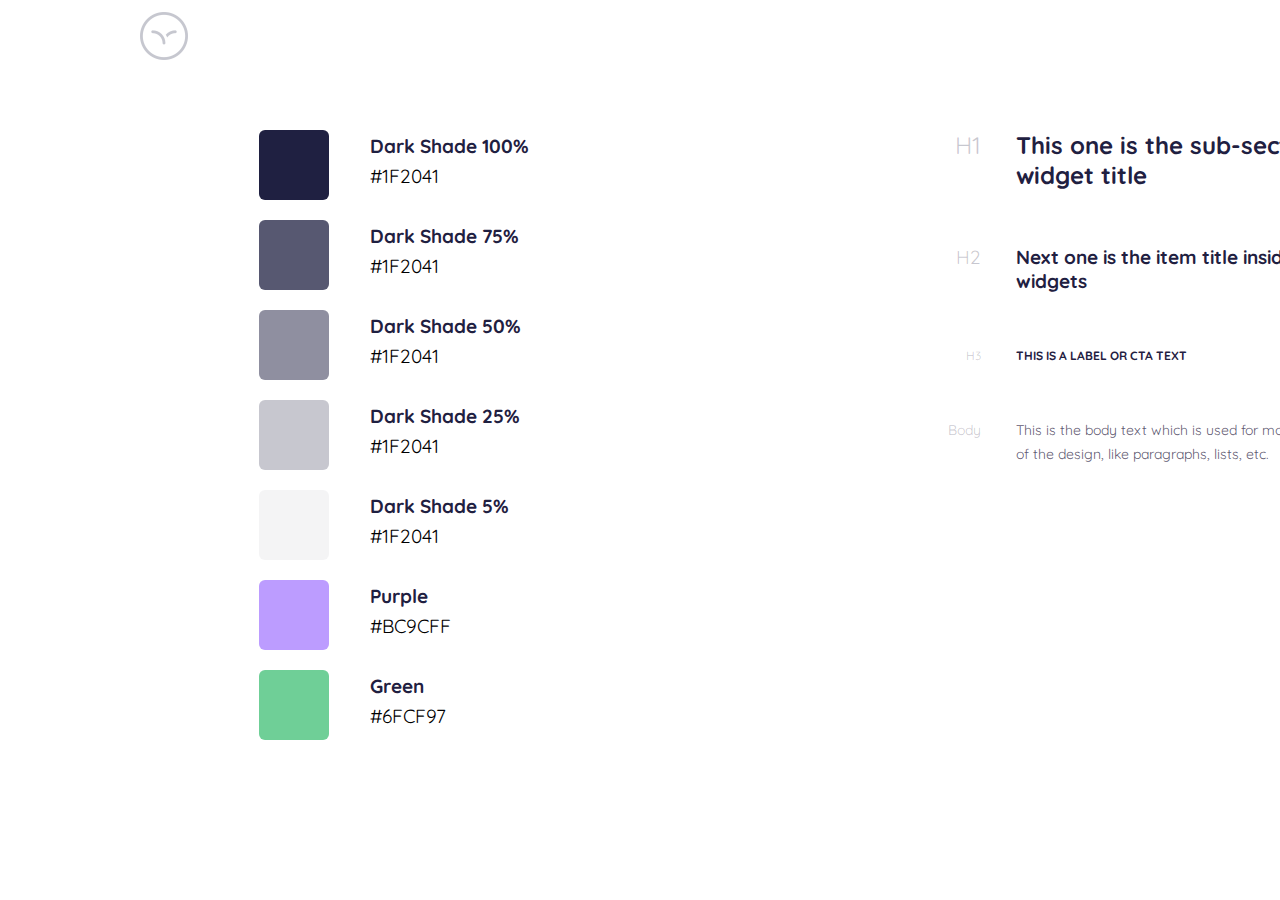
<file: colors-and-type.html>
<!DOCTYPE html>
<html lang="en">
	<head>
		<meta charset="UTF-8">
		<title>Toxin</title>
		<link href="https://fonts.googleapis.com/css2?family=Montserrat:wght@400;700&family=Quicksand:wght@400;700&display=swap" rel="stylesheet">
		<link rel="stylesheet" type="text/css" href="css/normalize.css">
		<link rel="stylesheet" type="text/css" href="css/style.css">
		<link rel="stylesheet" type="text/css" href="css/colors_and_type.css">
	</head>
	<body>
		<div class="body-container">
			<header class="header-ui">
				<div class="logo-large header-ui__logo">
					<img src="img/logo-large.png">
				</div>
			</header>
			<main>
				<div class="main-contaner">
					<div class="main__colors">
						<div class="main__color-item main__color-item_ds100">
							<div class="main__color-item-img"></div>
							<div class="main__color-item-caption">
								<h2>Dark Shade 100%</h2>
								<p class="main__color-item-txt">#1F2041</p>
							</div>						
						</div>						
						<div class="main__color-item main__color-item_ds075">
							<div class="main__color-item-img"></div>
							<div class="main__color-item-caption">
								<h2>Dark Shade 75%</h2>
								<p class="main__color-item-txt">#1F2041</p>
							</div>						
						</div>						
						<div class="main__color-item main__color-item_ds050">
							<div class="main__color-item-img"></div>
							<div class="main__color-item-caption">
								<h2>Dark Shade 50%</h2>
								<p class="main__color-item-txt">#1F2041</p>
							</div>						
						</div>						
						<div class="main__color-item main__color-item_ds025">
							<div class="main__color-item-img"></div>
							<div class="main__color-item-caption">
								<h2>Dark Shade 25%</h2>
								<p class="main__color-item-txt">#1F2041</p>
							</div>						
						</div>						
						<div class="main__color-item main__color-item_ds005">
							<div class="main__color-item-img"></div>
							<div class="main__color-item-caption">
								<h2>Dark Shade 5%</h2>
								<p class="main__color-item-txt">#1F2041</p>
							</div>
						</div>
						<div class="main__color-item main__color-item_prpl">
							<div class="main__color-item-img"></div>
							<div class="main__color-item-caption">
								<h2>Purple</h2>
								<p class="main__color-item-txt">#BC9CFF</p>
							</div>
						</div>
						<div class="main__color-item main__color-item_grn">
							<div class="main__color-item-img"></div>
							<div class="main__color-item-caption">
								<h2>Green</h2>
								<p class="main__color-item-txt">#6FCF97</p>
							</div>
						</div>						
					</div>
					<div class="main__type">
						<div class="main__style main__style_h1">
							<div class="main__style-name">H1</div>
							<div class="main__style-desc">
								This one is the sub-section or widget title
							</div>
						</div>
						<div class="main__style main__style_h2">
							<div class="main__style-name">H2</div>
							<div class="main__style-desc">
								Next one is the item title inside widgets
							</div>
						</div>
						<div class="main__style main__style_h3">
							<div class="main__style-name">H3</div>
							<div class="main__style-desc">
								This is a label or CTA text
							</div>
						</div>
						<div class="main__style main__style_body">
							<div class="main__style-name">Body</div>
							<div class="main__style-desc">
								This is the body text which is used for most<br> of the design, like paragraphs, lists, etc.
							</div>
						</div>
					</div>
				</div>
			</main>
		</div>
	</body>
</html>
</file>
<file: css/style.css>
*{
	box-sizing: border-box;
}
body{
	font-family: 'Montserrat', sans-serif;
	font-weight: normal;
	font-size: 14px;
	line-height: 17px;
}
img{
	padding: 0;
	margin: 0;
}
form{
	color: rgba(31, 32, 65, 0.5);
}

form>*{
	color: inherit;
	font: inherit;
	font-size: inherit;
	line-height: inherit;
}
form>h1{
	font-family: 'QuickSand';
}
.form-rus-loc>h1{
	font-family: 'OpenSans';
}

a{
	text-decoration: none;
	display: inline-block;
	color: inherit;
}

h1, h2, h3{
	color: #1f2041;
	margin: 0;
	font-weight:bold;
}
h1{
	font-size: 24px;
	line-height: 29px;
}
h2{
	font-size: 19px;
	line-height: 23px;
}
h3{
	font-size: 12px;
	line-height: 15px;
	text-transform: uppercase;
}

ul,
li{
	list-style: none;
	margin: 0;
	padding: 0;
}

.body__inner{
	max-width:1440px;
	margin: 0 auto;
}

.main__inner{
	max-width:1160px;/*1440px-280px*/
	height:100%;
	margin: 0 auto;
}

/*2. common style form controls*/
/*2.1. all text fields styles*/
.text-field{
	height:44px;
	width:100%;
	border:1px solid rgba(31, 32, 65, 0.25);
	border-radius: 5px;
	color:rgba(31, 32, 65, 0.25);
	padding:12px 14px 14px 14px;
	outline:0px;
	background-color:white;
}

.text-field::-webkit-input- placeholder{
	text-indent:0px;
	text-overflow:ellipsis;
}
.text-field::-moz-placeholder{
	text-indent:0px;
	text-overflow:ellipsis;
}
.text-field:-moz-placeholder{
	text-indent:0px;
	text-overflow:ellipsis;
}
.text-field:-ms-input-placeholder{
	text-indent:0px;
	text-overflow:ellipsis;
}
.text-field:hover{
	border: 1px solid rgba(31, 32, 65, 0.5);
	color: rgba(31, 32, 65, 0.5);
}

.text-field_active{
	border: 1px solid rgba(31, 32, 65, 0.5);
	color: rgba(31, 32, 65, 0.5);
}
/* obsolete classes
.dropdown-text-field{
	padding:13px 37px 13px 13px;
}
*/

.dropdown-field{
/*A class for div containing input(class="text-field")
It's needed for adding the arrow pseudoelement*/
	position:relative;
}
.dropdown-field:after{
	position:absolute;
	font-family:"icomoon1";
	font-size:24px;
	content:"\e900";
	top:50%;
	transform:translateY(-50%);
	right:15px;
	transition:transform 1s;

}
.dropdown-field_clicked:after{
	top:50%;
	transform: translateY(-50%) rotate(180deg);
	transition:transform 1s;
}

.dropdown-field>.text-field{
	padding:13px 40px 13px 13px;
}

.subscription-text-field{
	position:relative;
}
.subscription-text-field__txtfld{
	position:absolute;
	padding:13 37px 13px 13px;
}
.subscription-text-field__btn{
	position:absolute;
	top:15px;
	right:15px;
	height:16px;
	width:16px;
	border:0;
	padding:0; 
	background-color:white;
	background-image:url(../img/arrow2right.PNG);
	background-repeat:no-repeat;
}

.named-field{
/* A div-wrapper for dropdown-field or text-field with named header*/

}
.named-field .text-field{
	margin: 5px 0;
}

.double-dates-fields-group>.named-field{
	display: inline-block;
	width:152px;
}
.double-dates-fields-group .named-field+.named-field{
	margin-left:11px;
}

/*2.2. all buttons styles*/

/*2.2.1 gradient button styles*/
.gradient-btn{
	width:100%;
	position:relative;
	border-radius:32px;
	height:64px;
}
.gradient-btn__btn:disabled+.gradient-btn__render{
	opacity: 0.5;
}
.gradient-btn:hover > .gradient-btn__render::before{
	background: rgba(255,255,255,1);
}
.gradient-btn:hover .gradient-btn__text{
	color: #bc9cff;
}
/*.hovered class need to the pixel matching */
.gradient-btn.hovered > .gradient-btn__render::before{
	background: rgba(255,255,255,1);
}
.gradient-btn.hovered .gradient-btn__text{
	color: #bc9cff;
}
.gradient-btn__arrowed:after{
	content: "\e904";
	font-family: 'icomoon1';
	font-size: 24px;
	position: absolute;
	top: 50%;
	right: 10px;
	transform: translateY(-50%);
	z-index: 4;
	color: white;
}
.gradient-btn:hover.gradient-btn__arrowed:after{
	color: #bc9cff;
}
.gradient-btn__render{
	position: absolute;
	width: 100%;
	height: 100%;
	border-radius: inherit;
}
.gradient-btn__render:after{
	position: absolute;
	content: "";
	top: 0;
	left: 0;
	right: 0;
	bottom: 0;
	border-radius: inherit;
	background: linear-gradient(180deg, #BC9CFF 0%, #8BA4F9 100%);
	z-index: 1;
}
.gradient-btn__render:before{
	content: "";
	position: absolute;
	top: 2px;
	left: 2px;
	right: 2px;
	bottom: 2px;
	border-radius: inherit;
	background: rgba(255,255,255,0);
	z-index: 2;
}
.gradient-btn__text{
	position: absolute;
	top: 50%;
	left: 50%;
	z-index: 3;
	transform: translate(-50%, -50%);
	font-family: inherit;
	font-size: inherit;
	font-weight: inherit;
	text-decoration: inherit;
	color: white;
}
.gradient-btn__text_def{
	font-weight: bold;
	font-size: 12px;
	line-height: 15px;
	text-transform: uppercase;
}
.gradient-btn__btn{
	position: absolute;
	top: 0;
	left: 0;
	width: 100%;
	height: 100%;
	border-radius: inherit;
	border-width: 0;
	background: rgba(255,255,255,0);  
	z-index: 4;
}
/*2.2.1 end*/

/*2.2.2 Round button styles (Buttons for modal form guests) and his grouping controls*/

.round-button-m,
.round-button-p{
	border-radius: 15px;
	border: 1px solid rgba(31, 32, 65, 0.05);
	background-color: #fff;
	/*padding: 3px 10px 4px 10px;
	font-size: 18px;
	line-height: 22px;
	color: rgba(31, 32, 65, 0.25);*/
	width: 30px;
	height: 30px;
	position:relative;
}
.round-button-m:after,
.round-button-p:after{
	position:absolute;
	/*padding: 3px 10px 4px 10px;
	font-size: 18px;
	line-height: 22px;*/
	color: rgba(31, 32, 65, 0.25);
	top:50%;
	left:50%;
	transform:translate(-50%,-50%);
}
.round-button-m:after{
	content:"-";
}
.round-button-p:after{
	content:"+";
}

.round-counter{
	width:90px;
	/*float: right;*/
	display:flex;
	justify-content:space-between; 
}
/*.modalFormGuests_BtnGrp > *{
	display: inline;
}
rd-btn-grp modal-form-guests__btn-grp
*/

.round-counter > .round-counter-text{
	margin:0;
	padding:6px 10px;
	font-weight:bold;
	font-size:12px;
	line-height:15px;
	color:#1f2041; /*rgba(31, 32, 65, 0.5);*/
}

.item-with-counter{
	padding: 4px 0 4px 3px;
	height: 37px;
	display: flex;
	justify-content: space-between; 
}
.item-with-counter h3{
	padding: 6px 0;
}


/*2.2.2 end*/

/*2.2.3 The modal form confirm/decline button styles*/
.button-cd{
	border:none;
	background-color:#fff;
	padding:0;
	color:rgba(31, 32, 65, 0.5);
	font-size:12px;
	font-weight:bold;
	line-height:15px;
	text-transform:uppercase;

}

.button-cd:hover{
	color:#bc9cff;
}

.button-bar{
	/*padding:9px 0 1px 3px;*/
	height:35px;
	display:flex;
	justify-content:space-between; 
}
/*2.2.3 end*/

/*2.2 end*/

/*2.3 any radio buttons styles*/

.radio-btn{
	position:relative;
	min-height:30px;
	padding-left:30px;
	padding-right:17px;
	cursor:pointer;
	display:inline-block;
}
.radio-btn__check-box{
	position:absolute;
	display:none;
	width:0px;
	height:0px;
	outline:none;
}
.radio-btn__label{
	cursor: pointer;
}
.radio-btn__render{
	position: absolute;
	left: 0;
	top: 0;
	width: 20px;
	height: 20px;
	border: solid 1px #bc9cff;
	border-radius: 9px;
	cursor: pointer;
}
.radio-btn__check-box:disabled + .radio-btn__label > .radio-btn__render {
	border-color:rgba(31, 32, 65, 0.25);
}
.radio-btn__check-box:focus + .radio-btn__label > .radio-btn__render {
	outline:none;
	box-shadow: 0 0 1px 2px white, 0 0 3px 3px rgba(0, 0, 255, 0.15);
}
.radio-btn__check-box:active + .radio-btn__label > .radio-btn__render {
	outline:none;
	box-shadow: 0 0 1px 2px white, 0 0 3px 3px rgba(255, 0, 0, 0.3);
}
.radio-btn__check-box:checked + .radio-btn__label > .radio-btn__render::before {
	content: "";
	position: absolute;
	width: 12px;
	height: 12px;
	border-radius: 6px;
	left: 50%;
	top: 50%;
	transform: translate(-50%, -50%);
	background: linear-gradient(180deg, #BC9CFF 0%, #8BA4F9 100%);
}
.radio-btn__check-box:checked + .radio-btn__label {
	color: rgba(31, 32, 65, 0.75);
}
/*2.3 end*/

/*2.4. any toggles styles*/

.toggle-btn{
	position:relative;
	min-height:30px;
	padding-left:50px;
}
.toggle-btn__check-box{
	position:absolute;
	width:0px;
	height:0px;
	outline:none;
}
.toggle-btn__label{
	cursor:pointer;		
	color:rgba(31, 32, 65, 0.75);
	line-height:13px;
}
.toggle-btn__render{
	position:absolute;
	left:0;
	top:0;
	width:40px;
	height:20px;
	border:solid 1px rgba(31, 32, 65, 0.25);
	border-radius:9px;
	cursor:pointer;	
}
.toggle-btn__check-box:checked + .toggle-btn__label > .toggle-btn__render {
	border-color: #bc9cff;
}
.toggle-btn__check-box + .toggle-btn__label > .toggle-btn__render::before {
	content:"";
	position:absolute;
	width:12px;
	height:12px;
	border-radius:6px;
	left:9px;
	top:50%;
	transform:translate(-50%, -50%);
	background:rgba(31, 32, 65, 0.25);
	transition:left 0.5s;
}
.toggle-btn__check-box:checked + .toggle-btn__label > .toggle-btn__render::before {
	left: 29px; /*28*/
	background: linear-gradient(180deg, #BC9CFF 0%, #8BA4F9 100%);
}

/*.btnToggleCkB:disabled + .btnToggleLbl > .btnToggleRender {
  border-color: rgba(31, 32, 65, 0.25);
  cursor: auto;
}
.btnToggleCkB:disabled + .btnToggleLbl {
  cursor: auto;
}*/
.toggle-btn__check-box:focus + .toggle-btn__label > .toggle-btn__render {
  outline: none;
  box-shadow: 0 0 1px 2px white, 0 0 3px 3px rgba(0, 0, 255, 0.15);
}
.toggle-btn__check-box:active + .toggle-btn__label > .toggle-btn__render {
  outline: none;
  box-shadow: 0 0 1px 2px white, 0 0 3px 3px rgba(255, 0, 0, 0.3);
}
/*2.4 end*/
/*2.5 Checkbox styles*/

.checkbox-btn{
	position:relative;
	min-height:30px;
	padding-left:30px;
}
.checkbox-btn__check-box{
	position:absolute;
	width:0px;
	height:0px;
	outline:none;
}
.checkbox-btn__label{
	cursor:pointer;		
	color:rgba(31, 32, 65, 0.75);
}
.checkbox-btn__render{
	position:absolute;
	left:0;
	top:0;
	width:20px;
	height:20px;
	border:solid 1px #bc9cff;
	border-radius:3px;
	cursor:pointer;	
}
.checkbox-btn__check-box:checked + .checkbox-btn__label > .checkbox-btn__render{
	background-image:url("../img/check-sign.svg");
	background-repeat:no-repeat;
	background-position:4px 6px;
}

.checkbox-btn__check-box:disabled + .checkbox-btn__label > .checkbox-btn__render{
	border-color:rgba(31, 32, 65, 0.25);
	cursor:auto;
}

.checkbox-btn__text{
	margin:0;
	padding-top:2px;
}
.checkbox-btn__small-text{
	margin:0;
/*	font-family: Montserrat;
	font-style: normal;
	font-weight: normal;*/
	font-size: 12px;
	line-height: 14px;
	color: rgba(31, 32, 65, 0.5);
}
.checkbox-btn__header{
	margin:0;
/*	font-family: Montserrat;
	font-style: normal;*/
	font-weight: bold;
	font-size: 14px;
	line-height: 18px;
	color: rgba(31, 32, 65, 0.75);
}

/* .checkbox-group Complex form element grouping multiple checkboxes*/
/* the simple checkbox checkbox-group classes*/
.checkbox-group{
	
}
.checkbox-group__h3{
	padding-bottom:16px;
}
/* the rich checkbox checkbox-group classes*/
.checkbox-btn__header{
	padding-bottom:6px;
}
.checkbox-btn__small-text{
	padding-bottom:10px;
}
/* the expandable checkbox-group of the simple checkbox classes*/
.expanded-checkbox-group{
}
.expanded-checkbox-group__h3{
	position:relative;
	padding-bottom:16px;
}
.expanded-checkbox-group__h3:after{
	position:absolute;
	font-family:'icomoon1';
	font-weight:normal;
	content:"\e900";
	font-size:24px;
	top:0;
	right:15px;
	transition:transform .5s ease-out .3s;
	color: rgba(31, 32, 65, 0.5);
}
.checkbox-grp__check-box{
	/*position:absolute;
	width:0px;
	height:0px;*/
	display:none;
	outline:none;
}
.checkbox-grp__check-box:checked~.expanded-checkbox-btn{
	display:block;
}
.checkbox-grp__check-box:checked+.checkbox-grp__label>.expanded-checkbox-group__h3:after{
	transform:rotateX(180deg);
	transition:transform .5s ease-out .3s;
}

.checkbox-grp__label{
	cursor:pointer;		
}
.expanded-checkbox-btn{
	display:none;
}
/*2.5 end*/
/*2 end*/

/*3.0.1 Base classes for all pages*/
.body-container{
	width: 1440px;
	margin: 0 auto;
}
/*3.0.1 end*/

/*3.1.1 Common header for all site pages*/
/**/

.header{
	background-color:white;
}
.header__inner{
	height:70px;
	max-width:1160px;/*1440px-280px*/
	margin:0 auto;
	display:flex;
	justify-content:space-between;
}
.header__logo{
	padding: 12px 0;
	order:1;
}
.header__gap{
	flex-grow:1;
	flex-shrink:1;
	order:2;
}

.header__menu{
	/*display: inline;	
	padding-right: 125px;/*140-15*/
}
.header__menu-list{
	order:3;
}
.header__menu-btns{
	order:4;
}
.header__list{
	display:flex;
	justify-content:flex-end;
	align-items: center;
	padding: 15px 0;
}

.header__item{
	padding: 9px 15px;
	position:relative;/* It's needed to pose absolute header__list2 class*/
}

.header__link{
	color:rgba(31, 32, 65, 0.5);
}
.header__link:hover{
	color:rgba(31, 32, 65, 0.75);
	font-weight:bold; 
}

.header__dd-item-label{
	padding-right:26px;
	position:relative;
}
.header__dd-item-label:after{
	position:absolute;
	font-family:"icomoon1";
	font-size:24px;
	content:"\e900";
	top:50%;
	transform:translateY(-50%);
	right:0;
	transition:transform 1s;
}
.header__dd-item-chackbox{
	position:absolute;
	-webkit-appearance:none;
	-moz-appearance:none;
	appearance:none;
}
.header__dd-item-chackbox:checked+.header__dd-item-label:after{
	top:50%;
	transform:translateY(-50%) rotate(180deg);
	transition:transform 1s;
}
.header__dd-item-chackbox:checked+.header__dd-item-label+.header__list2{
	display:block;
}

.header__link_dd{
	padding-right:26px;
	position:relative;
}
.header__link_dd:after{
	position:absolute;
	font-family:"icomoon1";
	font-size:24px;
	content:"\e900";
	top:50%;
	transform:translateY(-50%);
	right:0;
	transition:transform 1s;
}
.header__link_dd-click:after{
	top:50%;
	transform:translateY(-50%) rotate(180deg);
	transition:all .5s ease 0s;
}

.header__item_btn{
	padding:0 0 0 20px;
}
.header__item-btn_log{
	height:34px;
	border-radius: 17px;
	width:87px;
}

.header__item-btn_reg{
	height:34px;
	border-radius: 17px;
	width:196px;
}
.header__item-info{
	position:relative;
	padding:9px 15px;
	color:rgba(31, 32, 65, 0.5);
}

.header__list2{
	position:absolute;
	top:35px;
	left:0px;
	display:none;
	transition:all .5s ease 0s;
	background-color:white;
	z-index:2;
}
.header__list2_show{
	display:block;
}
.header__item2{
	padding:9px 15px;
}
.header__link2{
	color:rgba(31, 32, 65, 0.5);
}
.header__link2:hover{
	color:rgba(31, 32, 65, 0.75);
	font-weight:bold; 
}

.header__delimiter{
	height:30px;
	width:1px;
	background-color:rgba(31, 32, 65, 0.5);
}
.header__full-name{

}
.header__menu-mobile{
	display:none;
	height:35px;
	width:100%;
	background:linear-gradient(180deg, #BC9CFF 0%, #8BA4F9 100%);
	order:5;
}
.header__menu-burger{
	position:relative;
	top:5px;
	left:5px;
	height:25px;
	width:25px;
}
.header__menu-burger span{
	position:absolute;
	top:10px;
	height:5px;
	width:100%;
	background-color: #fff;
	border-radius: 2px;
	transition: all 0.5s ease 0s;
}
.header__menu-burger:before,
.header__menu-burger:after{
	position: absolute;
	content:'';
	width:100%;
	height:5px;
	background-color: #fff;
	border-radius: 2px;
	transition: all 0.5s ease 0s;
}
.header__menu-burger:after{
	bottom:0;
}
.header__menu-burger:before{
	top:0;
}
.burger-active{

}
.header__menu-burger.burger_active span{
	transform: scale(0);
}
.header__menu-burger.burger_active:after{
	transform: rotate(45deg);
	bottom:10px;
}
.header__menu-burger.burger_active:before{
	transform: rotate(-45deg);
	top:10px;
}

/*.header__list a{
	padding: 10px 15px 10px 15px;
}
.header__list a:hover{
	/* Dark 75% *//*
	color: rgba(31, 32, 65, 0.75);
	font-weight: bold;  
	/*padding: 10px 13.5px 10px 13.5px;
	14px for "Home", "News", "Services" 
	13.5px for "About Us" and "Careers"
	13.2px for "Documentation"
	For another localization words have to calculate the accordinly values of the padding
	*//*
}*/
/*3.1.1 end*/


/*3.1.2 Common header for all UI-kit pages*/
/**/

.header-ui{
	width: 100%;
}
.header-ui__logo{
	padding: 12px 0 12px 140px;/*left=140-15*/
}
/*3.1.2 end*/

/*3.2.1 Common footer for all pages*/
/**/
.footer__inner{
	height: 373px;
	max-width:1160px;
	margin:0 auto;
}

.footer__body{
	padding: 90px 0;
	height: 100%;
	display: flex;
	justify-content: space-between; 
}
.footer-body-2{
	flex-direction: column;
	justify-content: center; 
	align-items: center;
}
/*.footer-container__body > div{
	display: inline-block;

}*/

.footer__body h3{
	padding: 10px 0;	
}
.footer__body p{
	line-height: 24px;	
	color: rgba(31, 32, 65, 0.75);
}

.footer__logo{
	width: 260px; /*22.4%;*/
	height: 193px; /*-90;*/
	/*margin: 90px 0 0 0;*/
	flex-shrink:0;
	order:1;
}
.footer-body__logo-2{
	padding:0;
	width: 540px; 
	height: 110px;
	text-align: center;
}

.footer__nav{
	flex-basis:160px;/*18.1% - 213px*/
	height: 193px; /*-90;*/
	/*margin: 90px 0 0 0;*/
	flex-shrink:1;
}
.footer__nav-nav{order:2;}
.footer__nav-about{order:3;}
.footer__nav-sup{order:4;}
.footer__nav li:not([class*='loc-link']){
	padding: 10px 0;
}
.loc-link-eng,
.loc-link-rus{
	padding:10px 0;
	opacity:0;
	transition:opacity 1s;
}
.loc-link-eng:hover,
.loc-link-rus:hover{
	opacity:1;
	transition:opacity 1s;
}

img[ class^="flag_"]{
	width:24px;
	margin:0 5px 0 0;
}

.loc-link_hidden-lang{
	display:none;
	padding:0;
}

.footer__subscription{
	flex-basis:260px; /*22.4%;*/
	height: 193px; /*-90;*/
	/*margin: 90px 0 0 0;*/
	flex-shrink:0;
	order:5;
}
.footer__subscr-toggle-chackbox,
.footer__sup-toggle-chackbox,
.footer__about-toggle-chackbox,
.footer__nav-toggle-chackbox{
	position:absolute;
	-webkit-appearance:none;
	-moz-appearance:none;
	appearance:none;
}

.footer__sole{
	height: 70px;
	vertical-align: middle;
	display:flex;
	justify-content:space-between;
}

.footer__rights{
	padding: 25px 0;/*left=140-15*/
	/*float: left;*/
}

.footer__socials{
	/*float: right;*/
}
.footer__socials-list{
	padding: 20px 0px;/*left=140-15-10*/
}
.footer__socials-list-2{
	padding-right:0;
}
.footer__socials-list li{
	display:inline-block;
}
.footer__socials-list li+li{
	padding-left:20px;
}
.footer__socials-twitter img,
.footer__socials-facebook img,
.footer__socials-instagramm img{
	display:none;
}
.footer__socials-twitter,
.footer__socials-facebook,
.footer__socials-instagramm{
	background:linear-gradient(180deg, #BC9CFF 0%, #8BA4F9 100%);
}
.footer__socials-twitter:after,
.footer__socials-facebook:after,
.footer__socials-instagramm:after{
	position:absolute;
	font-family:"icomoon1";
	background:white;
	mix-blend-mode:screen;
}

.footer__socials-twitter{
	width:24px;
	height:24px;
}
.footer__socials-twitter:after{
	font-size:24px;
	line-height:24px;
	content:"\ea96";
}
.footer__socials-facebook{
	width:21px;
	height:21px;
}
.footer__socials-facebook:after{
	font-size:21px;
	line-height:21px;
	content:"\ea91";
}
.footer__socials-instagramm{
	width:21px;
	height:21px;
}
.footer__socials-instagramm:after{
	font-size:21px;
	line-height:21px;
	content:"\ea92";
}

/*.footer__socials-twitter{
	width:24px;
	height:24px;
	background:linear-gradient(180deg, #BC9CFF 0%, #8BA4F9 100%);
}
.footer__socials-twitter:after{
	position:absolute;
	font-family:"icomoon1";
	font-size:24px;
	line-height:24px;
	content:"\ea96";
	background:white;
	mix-blend-mode:screen;
}
.footer__socials-facebook{
	width:21px;
	height:21px;
	background:linear-gradient(180deg, #BC9CFF 0%, #8BA4F9 100%);
}
.footer__socials-facebook:after{
	position:absolute;
	font-family:"icomoon1";
	font-size:21px;
	line-height:21px;
	content:"\ea91";
	background:white;
	mix-blend-mode:screen;
}
.footer__socials-instagramm{
	width:21px;
	height:21px;
	background:linear-gradient(180deg, #BC9CFF 0%, #8BA4F9 100%);	
}
.footer__socials-instagramm:after{
	position:absolute;
	font-family:"icomoon1";
	font-size:21px;
	line-height:21px;
	content:"\ea92";
	background:white;
	mix-blend-mode:screen;
}*/

/*3.2.1 end*/

/*4.1.1 dimf*/
/*dimf - date input modal form*/
/*4.1.1.1 form classes*/
.dimf{
	/* modal-form-date
	left: 170px;
	top: 260px;
	z-index:5;
	background-image: url(../img/GuestsDrDnFrBg.svg);*/
	display:none;
	width:320px;
	height:369px;
	/*background-image: url(../img/GuestsDrDnFrBg.svg);*/
	position:relative;
	padding:9px 14px;
	background-color:#fff;
	border:1px solid rgba(0, 0, 0, 0.5);
	border-radius:5px;
}

.dimf-ad__button-bar{
	margin-top:5px;
}

/*4.1.1.2 Air-dataPicker reskining*/
.datepicker{
	font-family:'Montserrat';
	width:288px;
	border:none;
	/*
	  background: #fff;
  box-shadow: 0 4px 12px rgba(0, 0, 0, 0.15);
  border-radius: 4px;
  box-sizing: content-box;
  font-family: Tahoma, sans-serif;
  font-size: 14px;
  color: #4a4a4a;
  width: 250px;
  position: absolute;
  left: -100000px;
  opacity: 0;
  transition: opacity 0.3s ease, left 0s 0.3s, -webkit-transform 0.3s ease;
  transition: opacity 0.3s ease, transform 0.3s ease, left 0s 0.3s;
  transition: opacity 0.3s ease, transform 0.3s ease, left 0s 0.3s, -webkit-transform 0.3s ease;
  z-index: 100; }
*/
}

.datepicker--nav {
	border-bottom:none;
	min-height: 52px;
	padding: 4px 4px 24px 4px; 
}

.datepicker--nav-title{
	font-weight: bold;
	font-size: 19px;
	line-height: 24px;
	color: #1F2041;
}
.datepicker--nav-action svg {
	width: 32px;
	height: 32px;
}
.datepicker--nav-action path {
	fill: #BC9CFF;
	/*stroke: #BC9CFF;*/
	stroke-width:0;
}

.datepicker--days-names {
	margin: 8px 0 14px;
}

.datepicker--day-name{
	color:#BC9CFF;
	text-transform:capitalize;
	font-weight:bold;
}

.datepicker--cell {
	border-radius:50%;
	font-size:12px;
	line-height:15px;
	height:40px;
	color: rgba(31, 32, 65, 0.5);
}

.datepicker--cell.-current-{
	color:white;
	font-weight:bold;
	background: linear-gradient(180deg, #6FCF97 0%, #66D2EA 100%);
	border-radius:50%;
}
.datepicker--cell.-range-from-{
	border-radius: 50% 0 0 50%; 
}
.datepicker--cell.-range-to-{
	border-radius: 0 50% 50% 0;
}
.datepicker--cell.-in-range-{
	color:rgba(31, 32, 65, 0.5);
	border:none;
	background: linear-gradient(180deg, rgb(238,230,255) 0%, rgb(226,232,253) 100%);
}
.datepicker--cell.-selected-{
}
.datepicker--cell.-selected-.-focus-{
	background: linear-gradient(180deg, rgb(238,230,255) 0%, rgb(226,232,253) 100%);
}

.datepicker--cell.-range-from-,
.datepicker--cell.-range-to-{
	background: linear-gradient(180deg, rgb(238,230,255) 0%, rgb(226,232,253) 100%);
	font-weight:bold;
	color:white;
	border:none;
}

.datepicker--cell.-range-from-:before{
	content:"";
	border:none;
	position:absolute;
	background: linear-gradient(180deg, #BC9CFF 0%, #8BA4F9 100%);
	border-radius:50%;
	left:0;
	top:0;
	height:100%;
	width:100%;
	z-index:-1;
}

.datepicker--cell.-range-to-:before{
	content:"";
	border:none;
	position:absolute;
	background: linear-gradient(180deg, #BC9CFF 0%, #8BA4F9 100%);
	border-radius:50%;
	left:0;
	top:0;
	height:100%;
	width:100%;
	z-index:-1;
}


/*4.1.1 end*/

/*4.1.2 qimf*/
/*qimf - quantity input modal form*/
/*the base form classes for guests and accomodations modal forms*/
/*4.1.2.1 common qimf classes*/
.qimf{
	display:none;
	position:relative;
	/*left:10px;
	background-image: url(../img/GuestsDrDnFrBg.svg);
	top:-130px;
	z-index:5;
	padding:31px 31px;
	align-self:flex-start;*/
	/*background-color: #fff;*/
}
.qimf button{
	outline-width: 0;
}

button[class$="p-btn"]{
	border-color: rgba(31, 32, 65, 0.25);
}

button[class$="p-btn"]:hover{
	border-color: rgba(31, 32, 65, 0.5);
	color: rgba(31, 32, 65, 0.5);
}

.m-btn-active{
	border-color: rgba(31, 32, 65, 0.25);
}
.m-btn-active:hover{
	border-color: rgba(31, 32, 65, 0.5);
	color: rgba(31, 32, 65, 0.5);
}


/*4.1.2.2 qimf_guests classes*/
/*4.1.2.3 qimf_number-improvement classes*/
/*The class expand button-bar class for the guests and the number improvments forms*/
.qimf_number-improvements,
.qimf_guests{
	width:360px;
	height:157px;
	/*left:10px;
	top:-130px;
	background-image: url(../img/GuestsDrDnFrBg.svg);
	align-self:flex-start;*/
	/*background-color: #fff;*/
	padding:2px 6px 31px 13px;/*-25*/
	z-index:5;
	border:1px solid rgba(31, 32, 65, 0.5);
	border-radius:0 0 5px 5px;
	background-color:white;
}
.qimf-g__button-bar_rep,
.qimf-ni__button-bar_rep{
	padding:11px 0 0 3px;
}


/*4.1.2 end*/

/*4.1.x To hide/show the modal form class*/
.modal-form_show{
	display: block;
}
/*4.1.x end*/

/*5. Styles for third faces components */
/*5.1 Double Range Slider styles (IonRangeSlider)*/
/*5.1.1 reskining styles*/
.irs--big .irs-handle{
	top:32px;
	width:15px;
	height:15px;
	border:2px solid white;
	background: linear-gradient(180deg, #6FCF97 0%, #66D2EA 100%);
	box-shadow:none;
}
.irs--big .irs-bar {
	top:36px;
	height:7px;
	border:none;
	background: linear-gradient(180deg, #6FCF97 0%, #66D2EA 100%);
	box-shadow:none;
}
.irs--big .irs-line {
	top:36px;
	height:7px;
	background-image:none;
	background-color:white;
	border:2px solid rgba(31, 32, 65, 0.13);/*rgba(228, 229, 232,1)*/
	border-radius:3px;
}
/*5.1.1 end*/
/*5.1.2 Double Range Slider other styles*/
.double-range-slider{

}
.drs__header{
	display:flex;
	justify-content:space-between;
	position:relative;
	top:14px;
}
.drs__value-grp,
.drs__subscription{
	font-size:12px;
	line-height:14px;
	color: rgba(31, 32, 65, 0.5);
	margin:0;
}
.drs__value-from,
.drs__value-to{
	position:relative;
	padding-right:10px;
}
.drs__value-from:after,
.drs__value-to:after{
	font-family:'icomoon1';
	content:"\f158";
	position:absolute;
	font-size:13px;
	right:0;
	top:2px;
}

/*5.1.2 end*/
/*5.1 end*/

@media(max-width:1200px){
	.header__inner{
		padding:0 15px;
	}
	.main__inner{
		padding:0 15px;
	}
	.footer__inner{
		padding:0 15px;
	}
}

@media(max-width:1100px){
	.header__inner{
		height:85px;
		flex-wrap:wrap;
		z-index:5;
		/*padding:0 15px;*/
	}
	.header__logo{
		padding:5px 0;
		height:50px;
	}
	.header__list2{
		background-color:rgba(139, 164, 249, 0.9);
		/*#6FCF97 (111, 207, 151), #66D2EA, #BC9CFF (188, 156, 255), #8BA4F9 (139, 164, 249)*/
	}
	.header__menu-list{
		position:absolute;
		/*display: none;*/
		top:85px;
		left:-100%;
		width:auto;
		height:auto;
		transition:all .8s ease 0s;
		z-index:4;
		background-color:rgba(139, 164, 249, 0.9);
		/*#6FCF97 (111, 207, 151), #66D2EA, #BC9CFF (188, 156, 255), #8BA4F9 (139, 164, 249)*/
	}
	.header__menu-list.burger_active{
		left:15px;
	}
	.header__menu-list>.header__list{
		display:block;
		/*position:absolute;*/
		padding:0;
	}
	.header__menu-btns>.header__list{
		padding:8px 0;
	}
	.header__menu-mobile{
		display:block;
	}
}
@media(max-width:1030px){
	.footer__body{
		flex-wrap:wrap;
		padding-bottom:0;
	}
	.footer__logo{
		order:6;
		width:100%;
		height:auto;
	}
}
@media(max-width:771px){
	.footer__body{
		flex-wrap:nowrap;
		flex-direction:column;
		align-items:flex-start;
	}
	.footer__logo{

	}
	.footer__subscr-content,
	.footer__list-nav,
	.footer__list-about,
	.footer__list-sup{
		/*display:none;*/
		position:absolute;
		left:-100%;
		transition: all 0.5s ease 0s;
	}
	.footer__subscr-content{
		width:260px;
	}

	.footer__subscription,
	.footer__nav-nav,
	.footer__nav-about,
	.footer__nav-sup{
		/*display:inline-block;
		width:auto;*/
		height:35px;
		flex-basis:auto;
	}

	.footer__subscription h3,
	.footer__nav-nav h3,
	.footer__nav-about h3,
	.footer__nav-sup h3{
		position:relative;
	}

	.footer__subscription h3:after,
	.footer__nav-nav h3:after,
	.footer__nav-about h3:after,
	.footer__nav-sup h3:after{
		position:absolute;
		font-family:'icomoon1';
		content:'\e900';
		font-size:24px;
		right:-30px;
		top:50%;
		transform:translateY(-50%);
	}
	.footer__nav-toggle-chackbox:checked{
	}
	.footer__subscr-toggle-chackbox:checked+.footer__subscr-content,
	.footer__sup-toggle-chackbox:checked+.footer__list-sup,
	.footer__about-toggle-chackbox:checked+.footer__list-about,
	.footer__nav-toggle-chackbox:checked+.footer__list-nav{
		left:15px;
		background-color:rgba(255, 255, 255, 0.9);
		transition: all 0.5s ease 0s;
		z-index:2;
	}

}
@media(max-width:520px){
	.footer__sole{
		flex-direction:column;
		align-items:center;
	}
}
@media(max-width:460px){
/*for the engish loc - 360*/
	.header__inner{
		height:135px;
		flex-wrap:nowrap;
		flex-direction:column;
		align-items:flex-start;
	}
	.header__menu-list{
		top:135px;
	}
	.header__menu-btns{
		align-self:stretch;
	}
	.header__item_btn{
		padding-left:0;
	}
	.header__menu-btns>.header__list{
		justify-content:space-between;
	}
}
</file>
<file: css/colors_and_type.css>
.body-container{
	/*width:1440px;
	margin: 0 auto;
	border:1px solid #a1f100;*/
	height:900px;
}
.main-contaner{
	display:flex;
	justify-content: space-between;
	font-family: 'Quicksand';
	margin:54px 0 0 0;
}
.main__colors{
	width:270px;
	margin: 0 0 0 259px;
}
.main__color-item{
	display:flex;
	justify-content: flex-start;
	margin:0 0 20px 0;
}
.main__color-item-img{
	width:70px;
	height:70px;
	border-radius:6px;
	margin: 0 41px 0 0;
}
.main__color-item-caption{
	font-size: 19px;
	align-self: center;
}
.main__color-item-txt{
	margin: 10px 0;
}
.main__color-item_ds100>.main__color-item-img{
	background-color: rgba(31,32,65,1);
}
.main__color-item_ds075>.main__color-item-img{
	background-color: rgba(31,32,65,0.75);
}
.main__color-item_ds050>.main__color-item-img{
	background-color: rgba(31,32,65,0.5);
}
.main__color-item_ds025>.main__color-item-img{
	background-color: rgba(31,32,65,0.25);
}
.main__color-item_ds005>.main__color-item-img{
	background-color: rgba(31,32,65,0.05);
}
.main__color-item_prpl>.main__color-item-img{
	background-color: #BC9CFF;
}
.main__color-item_grn>.main__color-item-img{
	background-color: #6FCF97;
}
.main__type{
	width:410px;
	margin:0 83px 0 0;
}
.main__style{
	display:flex;
	justify-content: flex-end;
	color: rgba(31,32,65,1);
	margin:0 0 55px 0;
}
.main__style_h1{
	font-style: normal;
	font-weight: bold;
	font-size: 24px;
	line-height: 30px;
	height:60px;
}
.main__style_h2{
	font-style: normal;
	font-weight: bold;
	font-size: 19px;
	line-height: 24px;
	height:48px;
}
.main__style_h3{
	font-style: normal;
	font-weight: bold;
	font-size: 12px;
	line-height: 15px;
	height:15px;
	text-transform: uppercase;
}
.main__style_body{
	font-style: normal;
	font-weight: normal;
	font-size: 14px;
	line-height: 24px;
	height:48px;
	color: rgba(31,32,65,0.75);
}

.main__style-desc{
	width: 350px;
	padding:0;
}
.main__style-name{
	width:35px;
	margin:0 35px 0 0;
	font-weight: normal;
	color: rgba(31,32,65,0.25);
	text-align: right;
}
</file>
